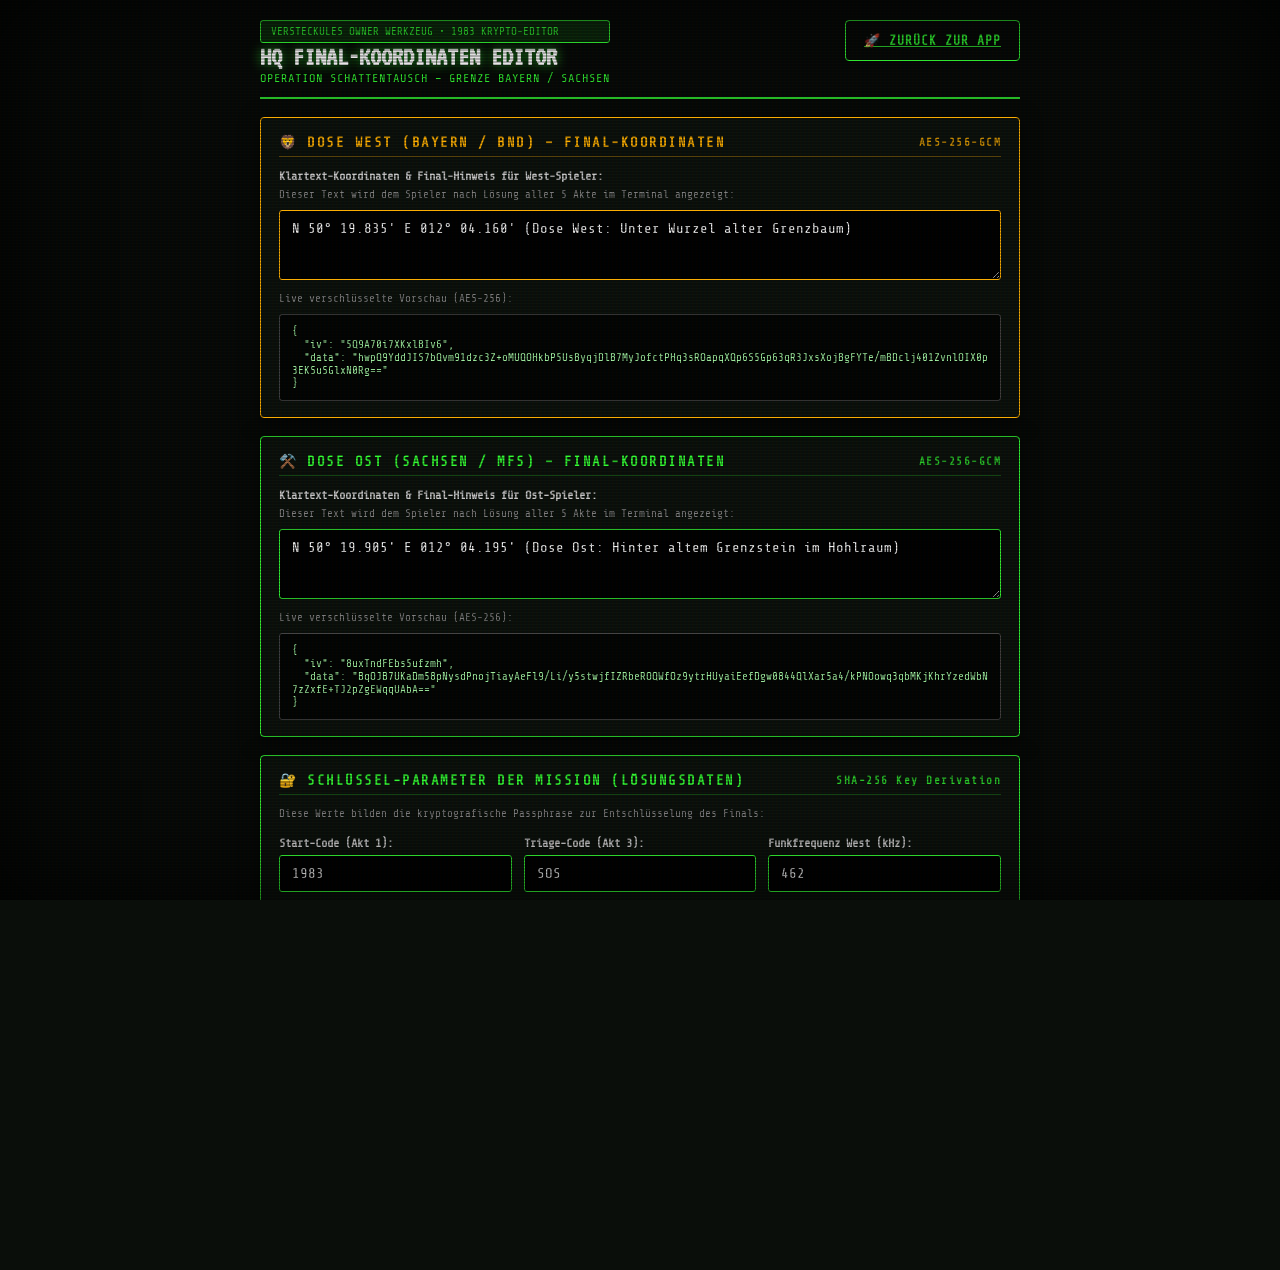
<file: admin.html>
<!DOCTYPE html>
<html lang="de">
<head>
    <meta charset="UTF-8">
    <meta name="viewport" content="width=device-width, initial-scale=1.0, maximum-scale=1.0, user-scalable=no">
    <title>HQ ADMIN & FINAL-EDITOR | Operation Schattentausch</title>
    <meta name="description" content="Owner-Konfigurations-Tool für den Geocache Operation Schattentausch. Final-Koordinaten live ändern und AES-256 verschlüsseln.">
    <link rel="stylesheet" href="css/terminal.css">
    <link rel="stylesheet" href="css/cover.css">
    <style>
        body {
            background-color: #060906;
            color: #33ff33;
            font-family: var(--font-mono);
            overflow-y: auto;
            padding: 20px 14px 40px 14px;
        }

        .admin-container {
            max-width: 760px;
            margin: 0 auto;
            display: flex;
            flex-direction: column;
            gap: 18px;
        }

        .admin-header {
            border-bottom: 2px solid #33ff33;
            padding-bottom: 12px;
            display: flex;
            justify-content: space-between;
            align-items: flex-start;
            flex-wrap: wrap;
            gap: 10px;
        }

        .admin-title {
            font-family: var(--font-crt);
            font-size: 28px;
            color: #fff;
            text-shadow: 0 0 12px rgba(51, 255, 51, 0.7);
        }

        .admin-subtitle {
            font-size: 12px;
            color: #33ff33;
            letter-spacing: 1px;
        }

        .admin-badge {
            background: rgba(51, 255, 51, 0.15);
            border: 1px solid #33ff33;
            color: #33ff33;
            font-size: 11px;
            padding: 4px 10px;
            border-radius: 3px;
        }

        .admin-card {
            background: rgba(12, 18, 12, 0.9);
            border: 1px solid #33ff33;
            border-radius: 4px;
            padding: 16px 18px;
            box-shadow: 0 4px 20px rgba(0,0,0,0.6);
            display: flex;
            flex-direction: column;
            gap: 12px;
        }

        .admin-card.amber {
            border-color: #ffb000;
            color: #ffb000;
        }

        .admin-card.amber .card-header {
            color: #ffb000;
            border-bottom-color: rgba(255, 176, 0, 0.3);
        }

        .card-header {
            font-size: 14px;
            font-weight: bold;
            letter-spacing: 1.5px;
            color: #33ff33;
            border-bottom: 1px solid rgba(51, 255, 51, 0.3);
            padding-bottom: 6px;
            display: flex;
            justify-content: space-between;
            align-items: center;
        }

        .field-group {
            display: flex;
            flex-direction: column;
            gap: 5px;
        }

        .field-label {
            font-size: 12px;
            font-weight: bold;
            color: #ccc;
        }

        .field-desc {
            font-size: 11px;
            color: #888;
            margin-bottom: 4px;
        }

        .admin-input, .admin-textarea {
            background: #000;
            border: 1px solid #33ff33;
            color: #fff;
            font-family: var(--font-mono);
            font-size: 14px;
            padding: 10px 12px;
            border-radius: 3px;
            outline: none;
            width: 100%;
            box-sizing: border-box;
        }

        .admin-card.amber .admin-input, .admin-card.amber .admin-textarea {
            border-color: #ffb000;
        }

        .admin-textarea {
            min-height: 70px;
            resize: vertical;
        }

        .grid-2-col {
            display: grid;
            grid-template-columns: repeat(auto-fit, minmax(200px, 1fr));
            gap: 12px;
        }

        .btn-admin {
            background: #33ff33;
            color: #000;
            border: none;
            font-family: var(--font-mono);
            font-size: 13px;
            font-weight: bold;
            letter-spacing: 1px;
            padding: 12px 18px;
            cursor: pointer;
            border-radius: 4px;
            display: inline-flex;
            align-items: center;
            justify-content: center;
            gap: 8px;
            transition: all 0.2s;
        }

        .btn-admin:hover {
            box-shadow: 0 0 15px rgba(51, 255, 51, 0.7);
            filter: brightness(1.1);
        }

        .btn-admin.secondary {
            background: transparent;
            border: 1px solid #33ff33;
            color: #33ff33;
        }

        .btn-admin.danger {
            background: transparent;
            border: 1px solid #ff4444;
            color: #ff4444;
        }

        .btn-admin.danger:hover {
            background: #ff4444;
            color: #fff;
        }

        .action-row {
            display: flex;
            flex-wrap: wrap;
            gap: 10px;
            margin-top: 6px;
        }

        .status-alert-box {
            padding: 10px 14px;
            border-radius: 4px;
            font-size: 12px;
            line-height: 1.4;
            display: none;
        }

        .status-alert-box.success {
            background: rgba(51, 255, 51, 0.15);
            border: 1px solid #33ff33;
            color: #33ff33;
            display: block;
        }

        .status-alert-box.error {
            background: rgba(255, 51, 51, 0.15);
            border: 1px solid #ff4444;
            color: #ff6666;
            display: block;
        }

        .code-preview-box {
            background: #020402;
            border: 1px solid #444;
            padding: 10px 12px;
            font-family: var(--font-mono);
            font-size: 11px;
            color: #aaffaa;
            overflow-x: auto;
            white-space: pre-wrap;
            word-break: break-all;
            border-radius: 3px;
        }
    </style>
</head>
<body>

    <div class="admin-container">

        <!-- Top Header -->
        <header class="admin-header">
            <div>
                <div class="admin-badge">VERSTECKULES OWNER WERKZEUG • 1983 KRYPTO-EDITOR</div>
                <h1 class="admin-title">HQ FINAL-KOORDINATEN EDITOR</h1>
                <div class="admin-subtitle">OPERATION SCHATTENTAUSCH – GRENZE BAYERN / SACHSEN</div>
            </div>
            <a href="index.html" class="btn-admin secondary">
                🚀 ZURÜCK ZUR APP
            </a>
        </header>

        <!-- Status Message Box -->
        <div id="status-box" class="status-alert-box"></div>

        <!-- CARD 1: FINAL WEST (Bayern) -->
        <div class="admin-card amber">
            <div class="card-header">
                <span>🦁 DOSE WEST (BAYERN / BND) – FINAL-KOORDINATEN</span>
                <span style="font-size: 11px; opacity: 0.8;">AES-256-GCM</span>
            </div>
            <div class="field-group">
                <label class="field-label" for="coord-west">Klartext-Koordinaten & Final-Hinweis für West-Spieler:</label>
                <div class="field-desc">Dieser Text wird dem Spieler nach Lösung aller 5 Akte im Terminal angezeigt:</div>
                <textarea id="coord-west" class="admin-textarea" placeholder="z.B. N 50° 19.835' E 012° 04.160' (Dose West: Unter Wurzel alter Grenzbaum)"></textarea>
            </div>
            <div class="field-group">
                <span class="field-desc">Live verschlüsselte Vorschau (AES-256):</span>
                <div id="preview-west-crypto" class="code-preview-box">Wird berechnet...</div>
            </div>
        </div>

        <!-- CARD 2: FINAL OST (Sachsen) -->
        <div class="admin-card">
            <div class="card-header">
                <span>⚒️ DOSE OST (SACHSEN / MFS) – FINAL-KOORDINATEN</span>
                <span style="font-size: 11px; opacity: 0.8;">AES-256-GCM</span>
            </div>
            <div class="field-group">
                <label class="field-label" for="coord-ost">Klartext-Koordinaten & Final-Hinweis für Ost-Spieler:</label>
                <div class="field-desc">Dieser Text wird dem Spieler nach Lösung aller 5 Akte im Terminal angezeigt:</div>
                <textarea id="coord-ost" class="admin-textarea" placeholder="z.B. N 50° 19.905' E 012° 04.195' (Dose Ost: Hinter altem Grenzstein im Hohlraum)"></textarea>
            </div>
            <div class="field-group">
                <span class="field-desc">Live verschlüsselte Vorschau (AES-256):</span>
                <div id="preview-ost-crypto" class="code-preview-box">Wird berechnet...</div>
            </div>
        </div>

        <!-- CARD 3: MISSION SOLUTIONS / KEYS -->
        <div class="admin-card">
            <div class="card-header">
                <span>🔐 SCHLÜSSEL-PARAMETER DER MISSION (LÖSUNGSDATEN)</span>
                <span style="font-size: 11px; opacity: 0.8;">SHA-256 Key Derivation</span>
            </div>
            <div class="field-desc">Diese Werte bilden die kryptografische Passphrase zur Entschlüsselung des Finals:</div>
            
            <div class="grid-2-col">
                <div class="field-group">
                    <label class="field-label" for="key-startcode">Start-Code (Akt 1):</label>
                    <input type="text" id="key-startcode" class="admin-input" value="1983" />
                </div>
                <div class="field-group">
                    <label class="field-label" for="key-triage">Triage-Code (Akt 3):</label>
                    <input type="text" id="key-triage" class="admin-input" value="SOS" />
                </div>
                <div class="field-group">
                    <label class="field-label" for="key-freq-west">Funkfrequenz West (kHz):</label>
                    <input type="text" id="key-freq-west" class="admin-input" value="462" />
                </div>
                <div class="field-group">
                    <label class="field-label" for="key-freq-ost">Funkfrequenz Ost (kHz):</label>
                    <input type="text" id="key-freq-ost" class="admin-input" value="480" />
                </div>
                <div class="field-group" style="grid-column: 1 / -1;">
                    <label class="field-label" for="key-mole">Überführter Schütze / Maulwurf (Akt 5):</label>
                    <input type="text" id="key-mole" class="admin-input" value="RICHTER" />
                </div>
            </div>
        </div>

        <!-- CARD 4: ACTIONS -->
        <div class="admin-card">
            <div class="card-header">
                <span>⚡ SPEICHERN & TESTEN</span>
            </div>
            
            <div class="action-row">
                <button class="btn-admin" onclick="AdminTool.encryptAndSaveLive()">
                    💾 1-KLICK: VERSCHLÜSSELN & LIVE SPEICHERN
                </button>
                <button class="btn-admin secondary" onclick="AdminTool.testDecryption()">
                    🧪 ENTSCHLÜSSELUNG TESTEN
                </button>
                <button class="btn-admin secondary" onclick="AdminTool.generateConfigCode()">
                    📋 CODE FÜR JS/CONFIG.JS KOPIEREN
                </button>
                <button class="btn-admin danger" onclick="AdminTool.resetToDefaults()">
                    🔄 AUF WERKS-WERTE ZURÜCKSETZEN
                </button>
            </div>
        </div>

        <!-- Generated Code Snippet for Git commit -->
        <div id="config-snippet-card" class="admin-card" style="display: none;">
            <div class="card-header">
                <span>📋 SNIPPET FÜR JS/CONFIG.JS (ZUR DAUERHAFTEN ÜBERNAHME)</span>
                <button class="btn-admin secondary" style="padding: 4px 8px; font-size: 11px;" onclick="AdminTool.copySnippetToClipboard()">
                    Kopieren
                </button>
            </div>
            <div id="config-snippet-code" class="code-preview-box"></div>
        </div>

    </div>

    <!-- Scripts -->
    <script src="js/config.js"></script>
    <script src="js/crypto.js"></script>
    <script>
        const AdminTool = {
            defaultWest: "N 50° 19.835' E 012° 04.160' (Dose West: Unter Wurzel alter Grenzbaum)",
            defaultOst: "N 50° 19.905' E 012° 04.195' (Dose Ost: Hinter altem Grenzstein im Hohlraum)",

            async init() {
                // Load existing configuration from localStorage if available
                const saved = localStorage.getItem("SPION_CUSTOM_FINAL_CONFIG");
                if (saved) {
                    try {
                        const parsed = JSON.parse(saved);
                        if (parsed.WEST_PLAINTEXT) document.getElementById("coord-west").value = parsed.WEST_PLAINTEXT;
                        if (parsed.OST_PLAINTEXT) document.getElementById("coord-ost").value = parsed.OST_PLAINTEXT;
                        if (parsed.SOLUTIONS) {
                            if (parsed.SOLUTIONS.START_CODE) document.getElementById("key-startcode").value = parsed.SOLUTIONS.START_CODE;
                            if (parsed.SOLUTIONS.TRIAGE_CODE) document.getElementById("key-triage").value = parsed.SOLUTIONS.TRIAGE_CODE;
                            if (parsed.SOLUTIONS.RADIO_FREQ_WEST) document.getElementById("key-freq-west").value = parsed.SOLUTIONS.RADIO_FREQ_WEST;
                            if (parsed.SOLUTIONS.RADIO_FREQ_OST) document.getElementById("key-freq-ost").value = parsed.SOLUTIONS.RADIO_FREQ_OST;
                            if (parsed.SOLUTIONS.TRUE_MOLE) document.getElementById("key-mole").value = parsed.SOLUTIONS.TRUE_MOLE;
                        }
                        this.showStatus("✅ Eigene gespeicherte Final-Koordinaten geladen.", "success");
                    } catch (e) {}
                }

                if (!document.getElementById("coord-west").value) {
                    document.getElementById("coord-west").value = this.defaultWest;
                }
                if (!document.getElementById("coord-ost").value) {
                    document.getElementById("coord-ost").value = this.defaultOst;
                }

                // Attach change listeners to live update previews
                document.getElementById("coord-west").addEventListener("input", () => this.updateLivePreview());
                document.getElementById("coord-ost").addEventListener("input", () => this.updateLivePreview());
                ["key-startcode", "key-triage", "key-freq-west", "key-freq-ost", "key-mole"].forEach(id => {
                    document.getElementById(id).addEventListener("input", () => this.updateLivePreview());
                });

                this.updateLivePreview();
            },

            getFormValues() {
                return {
                    coordWest: document.getElementById("coord-west").value.trim(),
                    coordOst: document.getElementById("coord-ost").value.trim(),
                    startCode: document.getElementById("key-startcode").value.trim(),
                    triageCode: document.getElementById("key-triage").value.trim(),
                    freqWest: document.getElementById("key-freq-west").value.trim(),
                    freqOst: document.getElementById("key-freq-ost").value.trim(),
                    mole: document.getElementById("key-mole").value.trim()
                };
            },

            async updateLivePreview() {
                const f = this.getFormValues();
                try {
                    const keyWest = await CryptoEngine.deriveKey(f.startCode, f.triageCode, f.freqWest, f.mole, "WEST");
                    const encWest = await CryptoEngine.encrypt(f.coordWest, keyWest);
                    document.getElementById("preview-west-crypto").textContent = JSON.stringify(encWest, null, 2);

                    const keyOst = await CryptoEngine.deriveKey(f.startCode, f.triageCode, f.freqOst, f.mole, "OST");
                    const encOst = await CryptoEngine.encrypt(f.coordOst, keyOst);
                    document.getElementById("preview-ost-crypto").textContent = JSON.stringify(encOst, null, 2);
                } catch (e) {
                    console.warn("Vorschau-Verschlüsselung:", e);
                }
            },

            async encryptAndSaveLive() {
                const f = this.getFormValues();
                if (!f.coordWest || !f.coordOst) {
                    this.showStatus("⚠️ Bitte für beide Seiten Final-Koordinaten eintragen!", "error");
                    return;
                }

                try {
                    const keyWest = await CryptoEngine.deriveKey(f.startCode, f.triageCode, f.freqWest, f.mole, "WEST");
                    const encWest = await CryptoEngine.encrypt(f.coordWest, keyWest);

                    const keyOst = await CryptoEngine.deriveKey(f.startCode, f.triageCode, f.freqOst, f.mole, "OST");
                    const encOst = await CryptoEngine.encrypt(f.coordOst, keyOst);

                    const configPayload = {
                        timestamp: Date.now(),
                        WEST_PLAINTEXT: f.coordWest,
                        OST_PLAINTEXT: f.coordOst,
                        WEST_FINAL: encWest,
                        OST_FINAL: encOst,
                        SOLUTIONS: {
                            START_CODE: f.startCode,
                            TRIAGE_CODE: f.triageCode,
                            RADIO_FREQ_WEST: f.freqWest,
                            RADIO_FREQ_OST: f.freqOst,
                            TRUE_MOLE: f.mole
                        }
                    };

                    localStorage.setItem("SPION_CUSTOM_FINAL_CONFIG", JSON.stringify(configPayload));
                    this.showStatus("🔒 ERFOLGREICH GESPEICHERT! Die Live-Web-App (index.html) verwendet ab sofort diese verschlüsselten Koordinaten.", "success");
                } catch (err) {
                    this.showStatus("Fehler bei der Verschlüsselung: " + err.message, "error");
                }
            },

            async testDecryption() {
                const f = this.getFormValues();
                try {
                    const keyWest = await CryptoEngine.deriveKey(f.startCode, f.triageCode, f.freqWest, f.mole, "WEST");
                    const encWest = await CryptoEngine.encrypt(f.coordWest, keyWest);
                    const decWest = await CryptoEngine.decrypt(encWest, keyWest);

                    const keyOst = await CryptoEngine.deriveKey(f.startCode, f.triageCode, f.freqOst, f.mole, "OST");
                    const encOst = await CryptoEngine.encrypt(f.coordOst, keyOst);
                    const decOst = await CryptoEngine.decrypt(encOst, keyOst);

                    if (decWest === f.coordWest && decOst === f.coordOst) {
                        this.showStatus(`🧪 TEST BESTANDEN (100% OK)!\nWest entschlüsselt: "${decWest}"\nOst entschlüsselt: "${decOst}"`, "success");
                    } else {
                        this.showStatus("⚠️ Test fehlerhaft: Entschlüsselter Text weicht ab!", "error");
                    }
                } catch (err) {
                    this.showStatus("Test fehlgeschlagen: " + err.message, "error");
                }
            },

            async generateConfigCode() {
                const f = this.getFormValues();
                const keyWest = await CryptoEngine.deriveKey(f.startCode, f.triageCode, f.freqWest, f.mole, "WEST");
                const encWest = await CryptoEngine.encrypt(f.coordWest, keyWest);

                const keyOst = await CryptoEngine.deriveKey(f.startCode, f.triageCode, f.freqOst, f.mole, "OST");
                const encOst = await CryptoEngine.encrypt(f.coordOst, keyOst);

                const snippet = `// In js/config.js unter WEST und OST eintragen:\n\nWEST: {\n    ENCRYPTED_FINAL: ${JSON.stringify(encWest, null, 8)}\n},\n\nOST: {\n    ENCRYPTED_FINAL: ${JSON.stringify(encOst, null, 8)}\n}`;
                document.getElementById("config-snippet-code").textContent = snippet;
                document.getElementById("config-snippet-card").style.display = "flex";
                this.showStatus("📋 JS-Code-Snippet generiert (unten angezeigt).", "success");
            },

            copySnippetToClipboard() {
                const text = document.getElementById("config-snippet-code").textContent;
                navigator.clipboard.writeText(text).then(() => {
                    alert("Snippet in die Zwischenablage kopiert!");
                });
            },

            resetToDefaults() {
                if (confirm("Möchtest du wirklich alle Werte auf die Original-Werkseinstellungen zurücksetzen?")) {
                    localStorage.removeItem("SPION_CUSTOM_FINAL_CONFIG");
                    document.getElementById("coord-west").value = this.defaultWest;
                    document.getElementById("coord-ost").value = this.defaultOst;
                    document.getElementById("key-startcode").value = "1983";
                    document.getElementById("key-triage").value = "SOS";
                    document.getElementById("key-freq-west").value = "462";
                    document.getElementById("key-freq-ost").value = "480";
                    document.getElementById("key-mole").value = "RICHTER";
                    this.updateLivePreview();
                    this.showStatus("🔄 Werkseinstellungen wiederhergestellt.", "success");
                }
            },

            showStatus(msg, type = "success") {
                const box = document.getElementById("status-box");
                box.className = `status-alert-box ${type}`;
                box.textContent = msg;
                box.style.display = "block";
                window.scrollTo({ top: 0, behavior: "smooth" });
            }
        };

        document.addEventListener("DOMContentLoaded", () => AdminTool.init());
    </script>
</body>
</html>
</file>
<file: css/terminal.css>
/* ==========================================================================
   Terminal & Core Design System - Cold War 1983 Aesthetics
   ========================================================================== */

@import url('https://fonts.googleapis.com/css2?family=Share+Tech+Mono&family=VT323&display=swap');

:root {
    --bg-dark: #0a0e0a;
    --crt-phosphor-green: #33ff33;
    --crt-phosphor-amber: #ffb000;
    --crt-dim-green: #1a4d1a;
    --crt-dim-amber: #4d3500;
    --crt-glow-green: rgba(51, 255, 51, 0.45);
    --crt-glow-amber: rgba(255, 176, 0, 0.45);
    --alert-red: #ff3333;
    --alert-glow: rgba(255, 51, 51, 0.6);
    --text-primary: var(--crt-phosphor-green);
    --text-glow: var(--crt-glow-green);
    --font-mono: 'Share Tech Mono', 'Courier New', monospace;
    --font-crt: 'VT323', monospace;
}

body.theme-amber {
    --text-primary: var(--crt-phosphor-amber);
    --text-glow: var(--crt-glow-amber);
}

body.theme-green {
    --text-primary: var(--crt-phosphor-green);
    --text-glow: var(--crt-glow-green);
}

* {
    box-sizing: border-box;
    margin: 0;
    padding: 0;
    user-select: none;
    -webkit-user-select: none;
}

html, body {
    width: 100%;
    height: 100%;
    background-color: var(--bg-dark);
    color: var(--text-primary);
    font-family: var(--font-mono);
    overflow: hidden;
    position: relative;
}

/* CRT Scanline & Curved Glass Overlay */
body::before {
    content: " ";
    display: block;
    position: absolute;
    top: 0; left: 0; bottom: 0; right: 0;
    background: linear-gradient(rgba(18, 16, 16, 0) 50%, rgba(0, 0, 0, 0.25) 50%), linear-gradient(90deg, rgba(255, 0, 0, 0.03), rgba(0, 255, 0, 0.01), rgba(0, 0, 255, 0.03));
    z-index: 100;
    background-size: 100% 3px, 4px 100%;
    pointer-events: none;
}

body::after {
    content: " ";
    display: block;
    position: absolute;
    top: 0; left: 0; bottom: 0; right: 0;
    box-shadow: inset 0 0 100px rgba(0,0,0,0.85);
    pointer-events: none;
    z-index: 101;
}

/* App Main Container */
.app-container {
    display: flex;
    flex-direction: column;
    width: 100%;
    height: 100%;
    position: relative;
    z-index: 10;
}

/* Top Tactical Header */
.tactical-header {
    display: flex;
    justify-content: space-between;
    align-items: center;
    padding: 10px 14px;
    background: rgba(10, 16, 10, 0.95);
    border-bottom: 2px solid var(--text-primary);
    box-shadow: 0 0 15px var(--text-glow);
}

.header-meta {
    display: flex;
    flex-direction: column;
}

.header-title {
    font-size: 13px;
    font-weight: bold;
    letter-spacing: 1px;
    text-shadow: 0 0 8px var(--text-glow);
}

.header-unit {
    font-size: 10px;
    opacity: 0.8;
}

.header-radar-quick {
    display: flex;
    align-items: center;
    gap: 10px;
}

.mini-compass {
    width: 32px;
    height: 32px;
    border: 1px solid var(--text-primary);
    border-radius: 50%;
    display: flex;
    align-items: center;
    justify-content: center;
    position: relative;
}

.compass-arrow {
    width: 0;
    height: 0;
    border-left: 4px solid transparent;
    border-right: 4px solid transparent;
    border-bottom: 12px solid var(--text-primary);
    transform-origin: center bottom;
    transition: transform 0.2s ease-out;
}

.header-dist-box {
    font-size: 14px;
    font-weight: bold;
    text-shadow: 0 0 6px var(--text-glow);
}

/* Off-Path Alert Banner */
.off-path-banner {
    background: var(--alert-red);
    color: #fff;
    padding: 6px 12px;
    font-size: 11px;
    font-weight: bold;
    text-align: center;
    letter-spacing: 1px;
    box-shadow: 0 0 20px var(--alert-glow);
    animation: flashAlert 0.8s infinite;
}

@keyframes flashAlert {
    0%, 100% { opacity: 1; }
    50% { opacity: 0.4; }
}

/* Tab Panels */
.tab-content-area {
    flex: 1;
    display: flex;
    flex-direction: column;
    min-height: 0;
    width: 100%;
    position: relative;
    overflow-y: auto;
    overflow-x: hidden;
    padding-bottom: 60px; /* space for bottom nav */
}

.tab-view-panel {
    display: none;
    width: 100%;
    min-height: 0;
    box-sizing: border-box;
    padding: 12px;
}

.tab-view-panel.active {
    display: flex;
    flex-direction: column;
    flex: 1;
}

#tab-map.tab-view-panel {
    padding: 0;
    height: 100%;
    min-height: 0;
}

/* Bottom Navigation Bar */
.bottom-nav-bar {
    position: absolute;
    bottom: 0;
    left: 0;
    width: 100%;
    height: 54px;
    background: rgba(8, 12, 8, 0.96);
    border-top: 2px solid var(--text-primary);
    display: flex;
    justify-content: space-around;
    align-items: center;
    z-index: 50;
    box-shadow: 0 0 20px rgba(0,0,0,0.9);
}

.menu-tab-btn {
    flex: 1;
    height: 100%;
    background: transparent;
    border: none;
    color: var(--text-primary);
    font-family: var(--font-mono);
    font-size: 11px;
    font-weight: bold;
    display: flex;
    flex-direction: column;
    align-items: center;
    justify-content: center;
    gap: 3px;
    opacity: 0.65;
    cursor: pointer;
    transition: all 0.15s ease-in-out;
}

.menu-tab-btn.active {
    opacity: 1;
    background: rgba(51, 255, 51, 0.15);
    box-shadow: inset 0 -3px 0 var(--text-primary);
    text-shadow: 0 0 8px var(--text-glow);
}

body.theme-amber .menu-tab-btn.active {
    background: rgba(255, 176, 0, 0.15);
}

/* ==========================================================================
   Station Cards ("Klipp & Klar" Outdoor Design System)
   ========================================================================== */
.station-card {
    background: rgba(14, 22, 14, 0.94);
    border: 2px solid var(--text-primary);
    border-radius: 4px;
    box-shadow: 0 4px 20px rgba(0, 0, 0, 0.8), 0 0 12px var(--text-glow);
    padding: 16px;
    margin-bottom: 12px;
    display: flex;
    flex-direction: column;
    gap: 12px;
    box-sizing: border-box;
}

body.theme-amber .station-card {
    background: rgba(26, 18, 8, 0.94);
}

.station-badge-row {
    display: flex;
    justify-content: space-between;
    align-items: center;
    border-bottom: 1px dashed var(--text-primary);
    padding-bottom: 8px;
    gap: 8px;
}

.station-tag {
    font-size: 11px;
    font-weight: bold;
    letter-spacing: 1.5px;
    background: var(--text-primary);
    color: #000;
    padding: 3px 8px;
    border-radius: 2px;
    white-space: nowrap;
}

.station-dist-pill {
    font-size: 13px;
    font-weight: bold;
    color: #fff;
    text-shadow: 0 0 8px var(--text-glow);
    display: flex;
    align-items: center;
    gap: 4px;
}

.station-title {
    font-size: 17px;
    font-weight: bold;
    letter-spacing: 1px;
    color: var(--text-primary);
    line-height: 1.25;
}

.station-nav-bar {
    display: flex;
    gap: 8px;
    margin-top: 2px;
}

.btn-station-map {
    flex: 1;
    background: rgba(25, 45, 25, 0.85);
    border: 1px solid var(--text-primary);
    color: var(--text-primary);
    padding: 8px 12px;
    font-family: var(--font-mono);
    font-size: 12px;
    font-weight: bold;
    border-radius: 3px;
    cursor: pointer;
    display: flex;
    align-items: center;
    justify-content: center;
    gap: 6px;
    transition: all 0.15s;
    touch-action: manipulation;
}

body.theme-amber .btn-station-map {
    background: rgba(45, 30, 15, 0.85);
}

.btn-station-map:hover, .btn-station-map:active {
    background: var(--text-primary);
    color: #000;
    box-shadow: 0 0 10px var(--text-glow);
}

.station-task-box {
    background: rgba(0, 0, 0, 0.7);
    border-left: 4px solid var(--text-primary);
    padding: 12px 14px;
    border-radius: 0 4px 4px 0;
    display: flex;
    flex-direction: column;
    gap: 8px;
}

.station-task-header {
    display: flex;
    justify-content: space-between;
    align-items: center;
}

.station-task-label {
    font-size: 11px;
    font-weight: bold;
    letter-spacing: 1.5px;
    color: #fff;
}

.btn-station-tts {
    background: transparent;
    border: 1px solid var(--text-primary);
    color: var(--text-primary);
    font-family: var(--font-mono);
    font-size: 11px;
    font-weight: bold;
    padding: 3px 8px;
    border-radius: 2px;
    cursor: pointer;
    display: inline-flex;
    align-items: center;
    gap: 4px;
    transition: all 0.15s;
}

.btn-station-tts:hover, .btn-station-tts.playing {
    background: var(--text-primary);
    color: #000;
}

.station-task-text {
    font-size: 14px;
    line-height: 1.5;
    color: #eee;
}

.station-task-text b {
    color: var(--text-primary);
}

.station-action-box {
    display: flex;
    flex-direction: column;
    gap: 6px;
    margin-top: 4px;
}

.station-input-label {
    font-size: 11px;
    font-weight: bold;
    letter-spacing: 1px;
    opacity: 0.9;
}

.station-input-row {
    display: flex;
    gap: 8px;
}

.station-code-input {
    flex: 1;
    min-height: 48px;
    background: #000;
    border: 2px solid var(--text-primary);
    color: var(--text-primary);
    font-family: var(--font-mono);
    font-size: 18px;
    font-weight: bold;
    padding: 8px 14px;
    border-radius: 3px;
    outline: none;
    letter-spacing: 2px;
}

.station-code-input:focus {
    box-shadow: 0 0 12px var(--text-glow);
}

.btn-station-submit {
    min-height: 48px;
    padding: 0 20px;
    background: var(--text-primary);
    color: #000;
    border: 2px solid var(--text-primary);
    font-family: var(--font-mono);
    font-size: 13px;
    font-weight: bold;
    letter-spacing: 1px;
    border-radius: 3px;
    cursor: pointer;
    transition: all 0.15s;
    touch-action: manipulation;
}

.btn-station-submit:active {
    transform: scale(0.97);
}

.station-hint {
    font-size: 11px;
    opacity: 0.75;
    font-style: italic;
    margin-top: 2px;
}

/* Collapsible Log Drawer */
.terminal-log-drawer {
    margin-top: 10px;
    background: rgba(5, 10, 5, 0.85);
    border: 1px solid rgba(51, 255, 51, 0.4);
    border-radius: 3px;
    padding: 6px 10px;
}

body.theme-amber .terminal-log-drawer {
    border-color: rgba(255, 176, 0, 0.4);
}

.terminal-log-summary {
    font-size: 11px;
    font-weight: bold;
    letter-spacing: 1px;
    cursor: pointer;
    display: flex;
    justify-content: space-between;
    align-items: center;
    color: var(--text-primary);
    list-style: none;
}

.terminal-log-summary::-webkit-details-marker {
    display: none;
}

.log-indicator {
    font-size: 9px;
    padding: 2px 6px;
    background: rgba(51, 255, 51, 0.2);
    border-radius: 2px;
}

/* Legacy Act Card Fallback */
.act-card {
    background: rgba(16, 24, 16, 0.85);
    border: 1px solid var(--text-primary);
    box-shadow: 0 0 10px rgba(0,0,0,0.5);
    padding: 16px;
    border-radius: 2px;
    margin-bottom: 14px;
}

body.theme-amber .act-card {
    background: rgba(24, 18, 10, 0.85);
}

.act-title {
    font-size: 14px;
    font-weight: bold;
    border-bottom: 1px dashed var(--text-primary);
    padding-bottom: 6px;
    margin-bottom: 10px;
    letter-spacing: 1px;
}

.act-desc {
    font-size: 12px;
    line-height: 1.5;
    margin-bottom: 14px;
    opacity: 0.95;
}

/* Terminal Buttons */
.btn-terminal-action {
    background: transparent;
    color: var(--text-primary);
    border: 1px solid var(--text-primary);
    font-family: var(--font-mono);
    font-size: 12px;
    font-weight: bold;
    padding: 10px 16px;
    cursor: pointer;
    text-transform: uppercase;
    letter-spacing: 1px;
    transition: all 0.15s;
    box-shadow: 0 0 8px var(--text-glow);
}

.btn-terminal-action:hover, .btn-terminal-action.primary {
    background: var(--text-primary);
    color: #000;
}

/* Terminal Input Field */
.terminal-input-field {
    background: #000;
    border: 1px solid var(--text-primary);
    color: var(--text-primary);
    font-family: var(--font-mono);
    font-size: 14px;
    padding: 8px 12px;
    outline: none;
    width: 100%;
    margin-bottom: 10px;
    box-shadow: inset 0 0 6px var(--text-glow);
}

/* Terminal Log Area */
.terminal-sys-log {
    background: #000;
    border: 1px solid rgba(51, 255, 51, 0.3);
    height: 120px;
    overflow-y: auto;
    padding: 8px;
    font-size: 11px;
    line-height: 1.4;
    margin-top: 10px;
}

.log-line {
    margin-bottom: 3px;
}

.log-line .time {
    opacity: 0.5;
}

/* In-Game Modal Overlay */
.in-game-modal-backdrop {
    position: fixed;
    top: 0; left: 0; width: 100%; height: 100%;
    background: rgba(0, 0, 0, 0.85);
    display: none;
    align-items: center;
    justify-content: center;
    z-index: 1000;
    padding: 20px;
}

.terminal-modal-box {
    background: #080e08;
    border: 2px solid var(--text-primary);
    box-shadow: 0 0 30px var(--text-glow);
    max-width: 420px;
    width: 100%;
    padding: 20px;
}

body.theme-amber .terminal-modal-box {
    background: #0e0a05;
}

.modal-header {
    display: flex;
    align-items: center;
    gap: 8px;
    border-bottom: 1px solid var(--text-primary);
    padding-bottom: 10px;
    margin-bottom: 14px;
    font-weight: bold;
    font-size: 14px;
}

.modal-body {
    font-size: 13px;
    line-height: 1.5;
    margin-bottom: 20px;
}

.modal-footer {
    display: flex;
    justify-content: flex-end;
}

/* Quick Autofill / Advance Helper Button for Testing & Sofa Play */
.btn-station-autofill {
    background: rgba(255, 204, 0, 0.12);
    border: 1px dashed #ffcc00;
    color: #ffcc00;
    font-family: var(--font-mono);
    font-size: 11px;
    font-weight: bold;
    padding: 8px 12px;
    border-radius: 3px;
    cursor: pointer;
    width: 100%;
    margin-top: 8px;
    transition: all 0.2s;
    touch-action: manipulation;
    display: inline-flex;
    align-items: center;
    justify-content: center;
    gap: 6px;
}

.btn-station-autofill:hover, .btn-station-autofill:active {
    background: #ffcc00;
    color: #000;
    box-shadow: 0 0 10px rgba(255, 204, 0, 0.6);
}
</file>
<file: css/cover.css>
/* ==========================================================================
   Cover Screen, Agent Login, Mission Briefing & Modal Dialogs
   ========================================================================== */

.cover-fullscreen {
    position: fixed;
    top: 0; left: 0; width: 100%; height: 100%;
    background: radial-gradient(circle at center, rgba(15,20,15,0.7) 0%, rgba(5,8,5,0.95) 100%), url('../assets/img/cover_border.png') center/cover no-repeat;
    display: flex;
    flex-direction: column;
    justify-content: flex-start;
    align-items: center;
    padding: max(18px, env(safe-area-inset-top)) 16px max(24px, env(safe-area-inset-bottom)) 16px;
    z-index: 500;
    overflow-y: auto;
    -webkit-overflow-scrolling: touch;
    gap: 14px;
}

.cover-header-block {
    text-align: center;
    max-width: 600px;
    width: 100%;
    margin-top: 4px;
}

.cover-cache-badge {
    display: inline-block;
    padding: 4px 12px;
    border: 1px solid var(--crt-phosphor-green);
    background: rgba(0,0,0,0.75);
    color: var(--crt-phosphor-green);
    font-size: 11px;
    letter-spacing: 2px;
    margin-bottom: 8px;
}

.cover-main-title {
    font-family: var(--font-crt);
    font-size: clamp(24px, 7vw, 38px);
    line-height: 1.05;
    color: #fff;
    text-shadow: 0 0 15px rgba(51, 255, 51, 0.7);
    margin-bottom: 4px;
    word-break: break-word;
}

.cover-sub-title {
    font-size: clamp(11px, 3.2vw, 13px);
    color: var(--crt-phosphor-green);
    letter-spacing: 1.5px;
    margin-bottom: 10px;
}

.btn-story-preview {
    background: rgba(0, 0, 0, 0.65);
    border: 1px dashed var(--crt-phosphor-green);
    color: var(--crt-phosphor-green);
    font-family: var(--font-mono);
    font-size: 11px;
    font-weight: bold;
    padding: 6px 14px;
    border-radius: 3px;
    cursor: pointer;
    display: inline-flex;
    align-items: center;
    gap: 6px;
    margin-top: 4px;
    margin-bottom: 6px;
    transition: all 0.15s ease-out;
}

.btn-story-preview:hover, .btn-story-preview:active {
    background: var(--crt-phosphor-green);
    color: #000;
    box-shadow: 0 0 10px var(--crt-glow-green);
}

/* Owner Branding: Tilted Avatar & 'Made by Versteckules' */
.owner-branding-box {
    display: flex;
    flex-direction: column;
    align-items: center;
    margin: 6px 0 10px 0;
}

.avatar-tilted-frame {
    width: 95px;
    height: 110px;
    background: #f7f3e8;
    padding: 5px 5px 16px 5px;
    box-shadow: 0 12px 30px rgba(0, 0, 0, 0.9), 0 0 10px rgba(0,0,0,0.5);
    transform: rotate(-3deg);
    transition: transform 0.25s ease-out;
    border: 1px solid #dcd3be;
    position: relative;
    cursor: pointer;
}

.avatar-tilted-frame:hover {
    transform: rotate(0deg) scale(1.05);
}

.avatar-img-element {
    width: 100%;
    height: 82px;
    object-fit: cover;
    filter: contrast(1.1) sepia(0.2);
}

.avatar-paperclip {
    position: absolute;
    top: -8px;
    right: 14px;
    width: 14px;
    height: 28px;
    border: 2px solid #aaa;
    border-radius: 6px;
    transform: rotate(15deg);
}

.owner-signature-text {
    margin-top: 8px;
    font-family: var(--font-mono);
    font-size: 12px;
    font-weight: bold;
    letter-spacing: 1.5px;
    color: #fff;
    text-shadow: 0 0 8px rgba(255,255,255,0.6);
    background: rgba(0,0,0,0.6);
    padding: 3px 10px;
    border-radius: 2px;
}

/* ==========================================================================
   Agent Registration Card (Name Input)
   ========================================================================== */
.agent-registration-card {
    width: 100%;
    max-width: 520px;
    background: rgba(10, 16, 10, 0.92);
    border: 2px solid var(--crt-phosphor-green);
    box-shadow: 0 0 20px rgba(51, 255, 51, 0.25);
    padding: 16px 18px;
    border-radius: 4px;
    display: flex;
    flex-direction: column;
    gap: 12px;
    box-sizing: border-box;
}

.agent-card-header {
    display: flex;
    justify-content: space-between;
    align-items: center;
    border-bottom: 1px solid rgba(51, 255, 51, 0.3);
    padding-bottom: 6px;
}

.agent-badge-title {
    font-size: 12px;
    font-weight: bold;
    letter-spacing: 1.5px;
    color: var(--crt-phosphor-green);
}

.agent-input-group {
    display: flex;
    flex-direction: column;
    gap: 6px;
}

.agent-input-label {
    font-size: 12px;
    letter-spacing: 1px;
    color: #ccc;
}

.agent-name-input {
    width: 100%;
    background: #000;
    border: 2px solid var(--crt-phosphor-green);
    color: #fff;
    font-family: var(--font-mono);
    font-size: 16px;
    padding: 10px 14px;
    box-sizing: border-box;
    border-radius: 3px;
    outline: none;
    transition: all 0.2s ease;
}

.agent-name-input:focus {
    box-shadow: 0 0 15px rgba(51, 255, 51, 0.6);
    border-color: #fff;
}

.agent-name-input.input-error {
    border-color: var(--alert-red) !important;
    animation: shakeInput 0.3s ease-in-out;
}

@keyframes shakeInput {
    0%, 100% { transform: translateX(0); }
    25% { transform: translateX(-6px); }
    75% { transform: translateX(6px); }
}

.input-error-msg {
    color: var(--alert-red);
    font-size: 11px;
    font-weight: bold;
    letter-spacing: 0.5px;
}

.faction-prompt-text {
    font-size: 11px;
    letter-spacing: 1px;
    color: #aaa;
    text-align: center;
    margin-top: 4px;
}

/* Faction Selection Cards */
.faction-select-area {
    width: 100%;
    display: flex;
    flex-direction: column;
    gap: 10px;
}

.faction-card-btn {
    display: flex;
    align-items: center;
    gap: 14px;
    background: rgba(10, 15, 10, 0.88);
    border: 2px solid;
    padding: 12px 14px;
    cursor: pointer;
    text-align: left;
    transition: all 0.2s ease-in-out;
    border-radius: 4px;
    width: 100%;
    box-sizing: border-box;
}

.faction-card-btn.west {
    border-color: var(--crt-phosphor-amber);
    color: var(--crt-phosphor-amber);
    box-shadow: 0 0 12px rgba(255, 176, 0, 0.25);
}

.faction-card-btn.west:hover, .faction-card-btn.west:active {
    background: rgba(255, 176, 0, 0.18);
    box-shadow: 0 0 20px rgba(255, 176, 0, 0.6);
    transform: translateY(-2px);
}

.faction-card-btn.ost {
    border-color: var(--crt-phosphor-green);
    color: var(--crt-phosphor-green);
    box-shadow: 0 0 12px rgba(51, 255, 51, 0.25);
}

.faction-card-btn.ost:hover, .faction-card-btn.ost:active {
    background: rgba(51, 255, 51, 0.18);
    box-shadow: 0 0 20px rgba(51, 255, 51, 0.6);
    transform: translateY(-2px);
}

.faction-seal {
    width: 44px;
    height: 44px;
    flex-shrink: 0;
}

.faction-meta {
    flex: 1;
}

.faction-title {
    font-size: 14px;
    font-weight: bold;
    letter-spacing: 1px;
    margin-bottom: 3px;
}

.faction-sub {
    font-size: 11px;
    opacity: 0.85;
    line-height: 1.35;
}

/* Owner Footer Links (Admin / HQ Final-Editor) */
.cover-footer-bar {
    margin-top: 10px;
    display: flex;
    justify-content: center;
    gap: 14px;
    width: 100%;
}

.owner-admin-link {
    font-family: var(--font-mono);
    font-size: 11px;
    color: #888;
    text-decoration: none;
    border: 1px dashed #444;
    padding: 4px 10px;
    border-radius: 3px;
    transition: all 0.2s;
}

.owner-admin-link:hover {
    color: var(--crt-phosphor-green);
    border-color: var(--crt-phosphor-green);
}

/* ==========================================================================
   MISSION BRIEFING MODAL (Visual Intro mit Porträts & Vorlese-Audio)
   ========================================================================== */
.tactical-modal-backdrop {
    position: fixed;
    top: 0; left: 0; width: 100%; height: 100%;
    background: rgba(0, 0, 0, 0.88);
    backdrop-filter: blur(4px);
    -webkit-backdrop-filter: blur(4px);
    z-index: 1000;
    display: flex;
    align-items: center;
    justify-content: center;
    padding: 16px;
    box-sizing: border-box;
}

.briefing-modal-card {
    background: #090e09;
    border: 2px solid var(--text-primary);
    box-shadow: 0 0 35px var(--text-glow), 0 15px 40px rgba(0,0,0,0.9);
    max-width: 540px;
    width: 100%;
    max-height: 90vh;
    overflow-y: auto;
    border-radius: 6px;
    padding: 18px 20px;
    display: flex;
    flex-direction: column;
    gap: 14px;
    box-sizing: border-box;
    position: relative;
}

.briefing-top-badge {
    display: flex;
    justify-content: space-between;
    align-items: center;
    border-bottom: 2px solid var(--text-primary);
    padding-bottom: 8px;
}

.briefing-badge-text {
    font-size: 11px;
    font-weight: bold;
    letter-spacing: 2px;
    color: var(--text-primary);
}

.briefing-agent-tag {
    font-size: 12px;
    color: #fff;
    background: rgba(255,255,255,0.1);
    padding: 2px 8px;
    border-radius: 2px;
}

/* Commander Photo & Seal Header */
.briefing-leader-row {
    display: flex;
    align-items: center;
    gap: 16px;
    background: rgba(0, 0, 0, 0.5);
    padding: 10px 12px;
    border-radius: 4px;
    border-left: 3px solid var(--text-primary);
}

.briefing-polaroid-frame {
    width: 70px;
    height: 80px;
    background: #fdfaf2;
    padding: 4px 4px 14px 4px;
    box-shadow: 0 4px 10px rgba(0,0,0,0.7);
    transform: rotate(-2deg);
    flex-shrink: 0;
}

.briefing-polaroid-img {
    width: 100%;
    height: 62px;
    object-fit: cover;
}

.briefing-leader-info {
    flex: 1;
}

.briefing-leader-name {
    font-size: 15px;
    font-weight: bold;
    color: #fff;
    margin-bottom: 2px;
}

.briefing-leader-rank {
    font-size: 11px;
    color: var(--text-primary);
    margin-bottom: 4px;
}

.briefing-leader-quote {
    font-size: 11px;
    font-style: italic;
    color: #bbb;
    line-height: 1.35;
}

/* 3 Clear Action Steps */
.briefing-steps-list {
    display: flex;
    flex-direction: column;
    gap: 8px;
}

.briefing-step-box {
    display: flex;
    align-items: flex-start;
    gap: 10px;
    background: rgba(18, 25, 18, 0.65);
    border: 1px solid rgba(51, 255, 51, 0.25);
    padding: 8px 12px;
    border-radius: 4px;
}

body.theme-amber .briefing-step-box {
    border-color: rgba(255, 176, 0, 0.25);
}

.briefing-step-icon {
    font-size: 20px;
    line-height: 1.2;
    flex-shrink: 0;
}

.briefing-step-content {
    flex: 1;
}

.briefing-step-title {
    font-size: 12px;
    font-weight: bold;
    color: #fff;
    margin-bottom: 2px;
    letter-spacing: 0.5px;
}

.briefing-step-desc {
    font-size: 11px;
    color: #bbb;
    line-height: 1.35;
}

/* Audio Player Section with Voiceover */
.briefing-audio-section {
    background: rgba(0, 0, 0, 0.7);
    border: 1px solid var(--text-primary);
    padding: 10px 14px;
    border-radius: 4px;
    display: flex;
    align-items: center;
    justify-content: space-between;
    gap: 12px;
}

.btn-briefing-audio {
    background: var(--text-primary);
    color: #000;
    border: none;
    font-family: var(--font-mono);
    font-size: 12px;
    font-weight: bold;
    padding: 8px 14px;
    cursor: pointer;
    border-radius: 3px;
    display: flex;
    align-items: center;
    gap: 6px;
    transition: all 0.15s;
}

.btn-briefing-audio:hover {
    box-shadow: 0 0 15px var(--text-glow);
    filter: brightness(1.1);
}

.btn-briefing-audio.playing {
    background: #ff4444;
    color: #fff;
}

/* Sound Wave Equalizer Animation */
.audio-wave-anim {
    display: flex;
    align-items: center;
    gap: 3px;
    height: 18px;
}

.audio-wave-anim span {
    width: 3px;
    height: 4px;
    background: var(--text-primary);
    border-radius: 1px;
    transition: height 0.15s;
}

.audio-wave-anim.active span:nth-child(1) { animation: waveBar 0.5s infinite ease-in-out; }
.audio-wave-anim.active span:nth-child(2) { animation: waveBar 0.7s infinite ease-in-out 0.1s; }
.audio-wave-anim.active span:nth-child(3) { animation: waveBar 0.4s infinite ease-in-out 0.2s; }
.audio-wave-anim.active span:nth-child(4) { animation: waveBar 0.6s infinite ease-in-out 0.15s; }

@keyframes waveBar {
    0%, 100% { height: 4px; }
    50% { height: 18px; }
}

.briefing-audio-label {
    font-size: 11px;
    color: #aaa;
}

/* Primary Action: Start Mission Button */
.btn-start-mission-action {
    background: transparent;
    border: 2px solid var(--text-primary);
    color: var(--text-primary);
    font-family: var(--font-mono);
    font-size: 14px;
    font-weight: bold;
    letter-spacing: 1.5px;
    padding: 12px 18px;
    cursor: pointer;
    text-align: center;
    border-radius: 4px;
    transition: all 0.2s;
    box-shadow: 0 0 15px var(--text-glow);
    width: 100%;
}

.btn-start-mission-action:hover, .btn-start-mission-action:active {
    background: var(--text-primary);
    color: #000;
    box-shadow: 0 0 25px var(--text-glow);
}

/* ==========================================================================
   RESET CONFIRMATION MODAL
   ========================================================================== */
.tactical-modal-box {
    background: #0d0606;
    border: 2px solid var(--alert-red);
    box-shadow: 0 0 30px var(--alert-glow);
    max-width: 440px;
    width: 100%;
    padding: 20px;
    border-radius: 6px;
    display: flex;
    flex-direction: column;
    gap: 14px;
    box-sizing: border-box;
}

.modal-alert-header {
    font-size: 14px;
    font-weight: bold;
    letter-spacing: 1.5px;
    color: var(--alert-red);
    display: flex;
    align-items: center;
    gap: 6px;
    border-bottom: 1px solid var(--alert-red);
    padding-bottom: 6px;
}

.modal-alert-text {
    font-size: 12px;
    line-height: 1.5;
    color: #ddd;
}

.modal-alert-actions {
    display: flex;
    justify-content: flex-end;
    gap: 10px;
    margin-top: 6px;
}

.btn-terminal-action.danger {
    background: var(--alert-red);
    color: #fff;
    border-color: var(--alert-red);
}

.btn-terminal-action.danger:hover {
    background: #ff1111;
    box-shadow: 0 0 15px var(--alert-glow);
}

.btn-terminal-action.secondary {
    background: transparent;
    border: 1px solid #777;
    color: #ccc;
}

.btn-terminal-action.secondary:hover {
    background: rgba(255,255,255,0.1);
    color: #fff;
}

/* Cover Screen Quick Action Buttons */
.cover-quick-actions-row {
    display: flex;
    gap: 10px;
    width: 100%;
    max-width: 520px;
    justify-content: center;
    margin-top: 4px;
}

.btn-cover-action {
    flex: 1;
    background: rgba(10, 20, 10, 0.9);
    border: 1px solid var(--crt-phosphor-green);
    color: var(--crt-phosphor-green);
    font-family: var(--font-mono);
    font-size: 11px;
    font-weight: bold;
    padding: 10px 12px;
    border-radius: 4px;
    cursor: pointer;
    display: flex;
    align-items: center;
    justify-content: center;
    gap: 6px;
    transition: all 0.2s;
    touch-action: manipulation;
}

.btn-cover-action:hover, .btn-cover-action:active {
    background: var(--crt-phosphor-green);
    color: #000;
    box-shadow: 0 0 12px var(--crt-glow-green);
}

.btn-cover-action.test {
    border-color: #ffcc00;
    color: #ffcc00;
}

.btn-cover-action.test:hover, .btn-cover-action.test:active {
    background: #ffcc00;
    color: #000;
    box-shadow: 0 0 12px rgba(255, 204, 0, 0.6);
}

.btn-clear-cache-footer {
    background: transparent;
    border: 1px dashed #666;
    color: #888;
    font-family: var(--font-mono);
    font-size: 10px;
    padding: 4px 8px;
    border-radius: 3px;
    cursor: pointer;
    transition: all 0.2s;
}

.btn-clear-cache-footer:hover {
    color: #fff;
    border-color: #fff;
}
</file>
